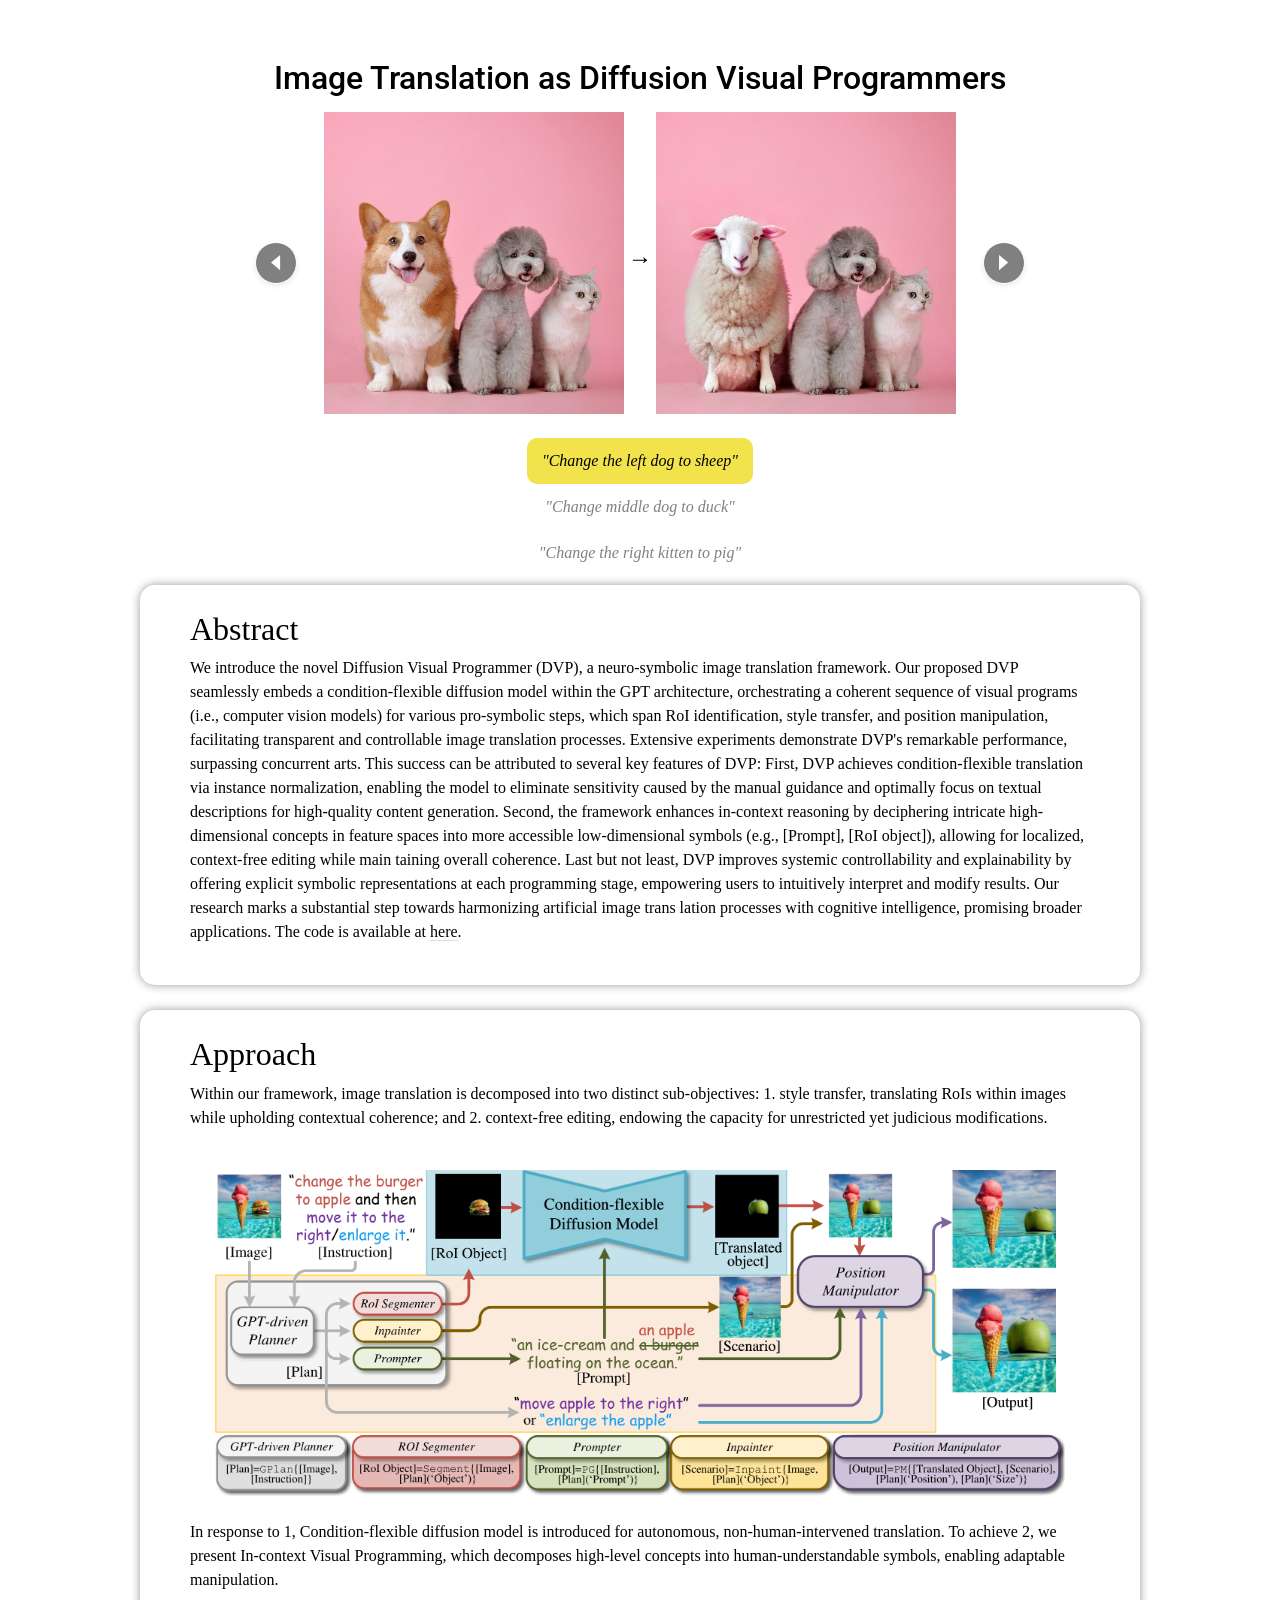
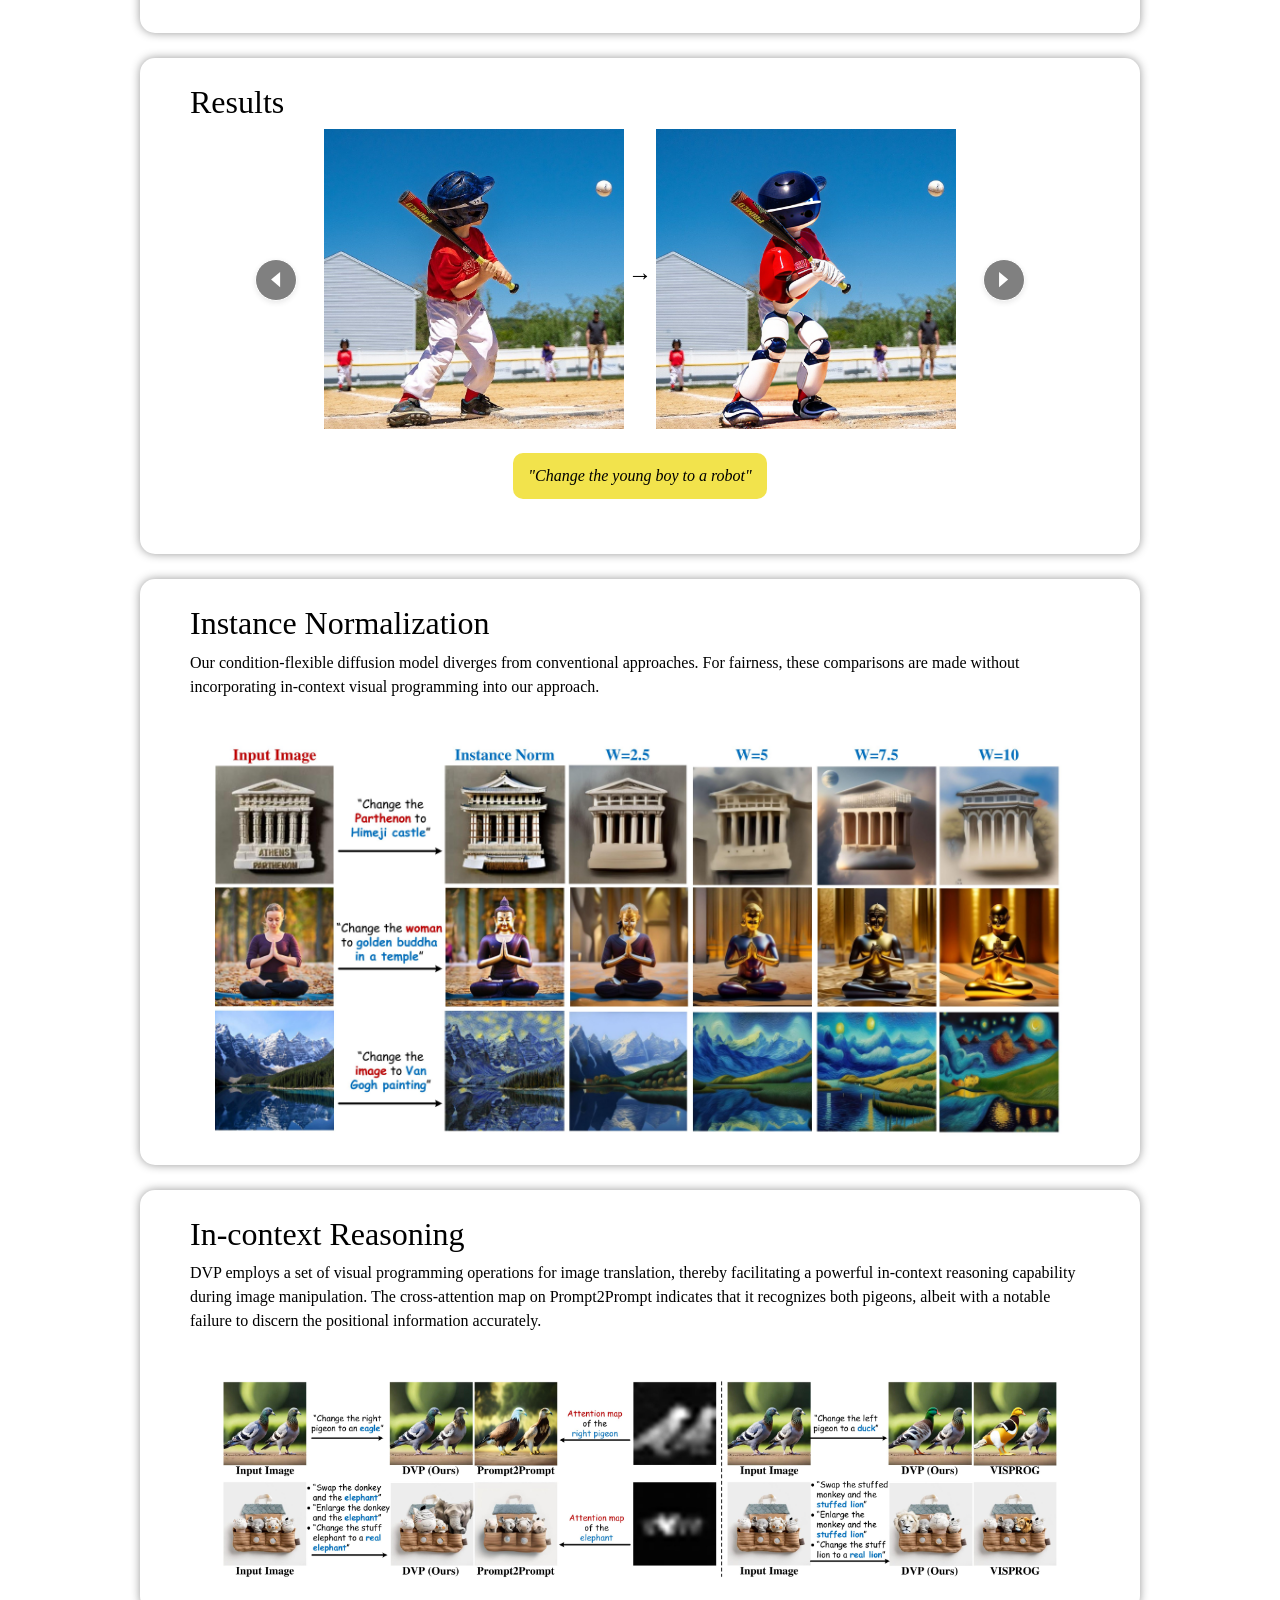
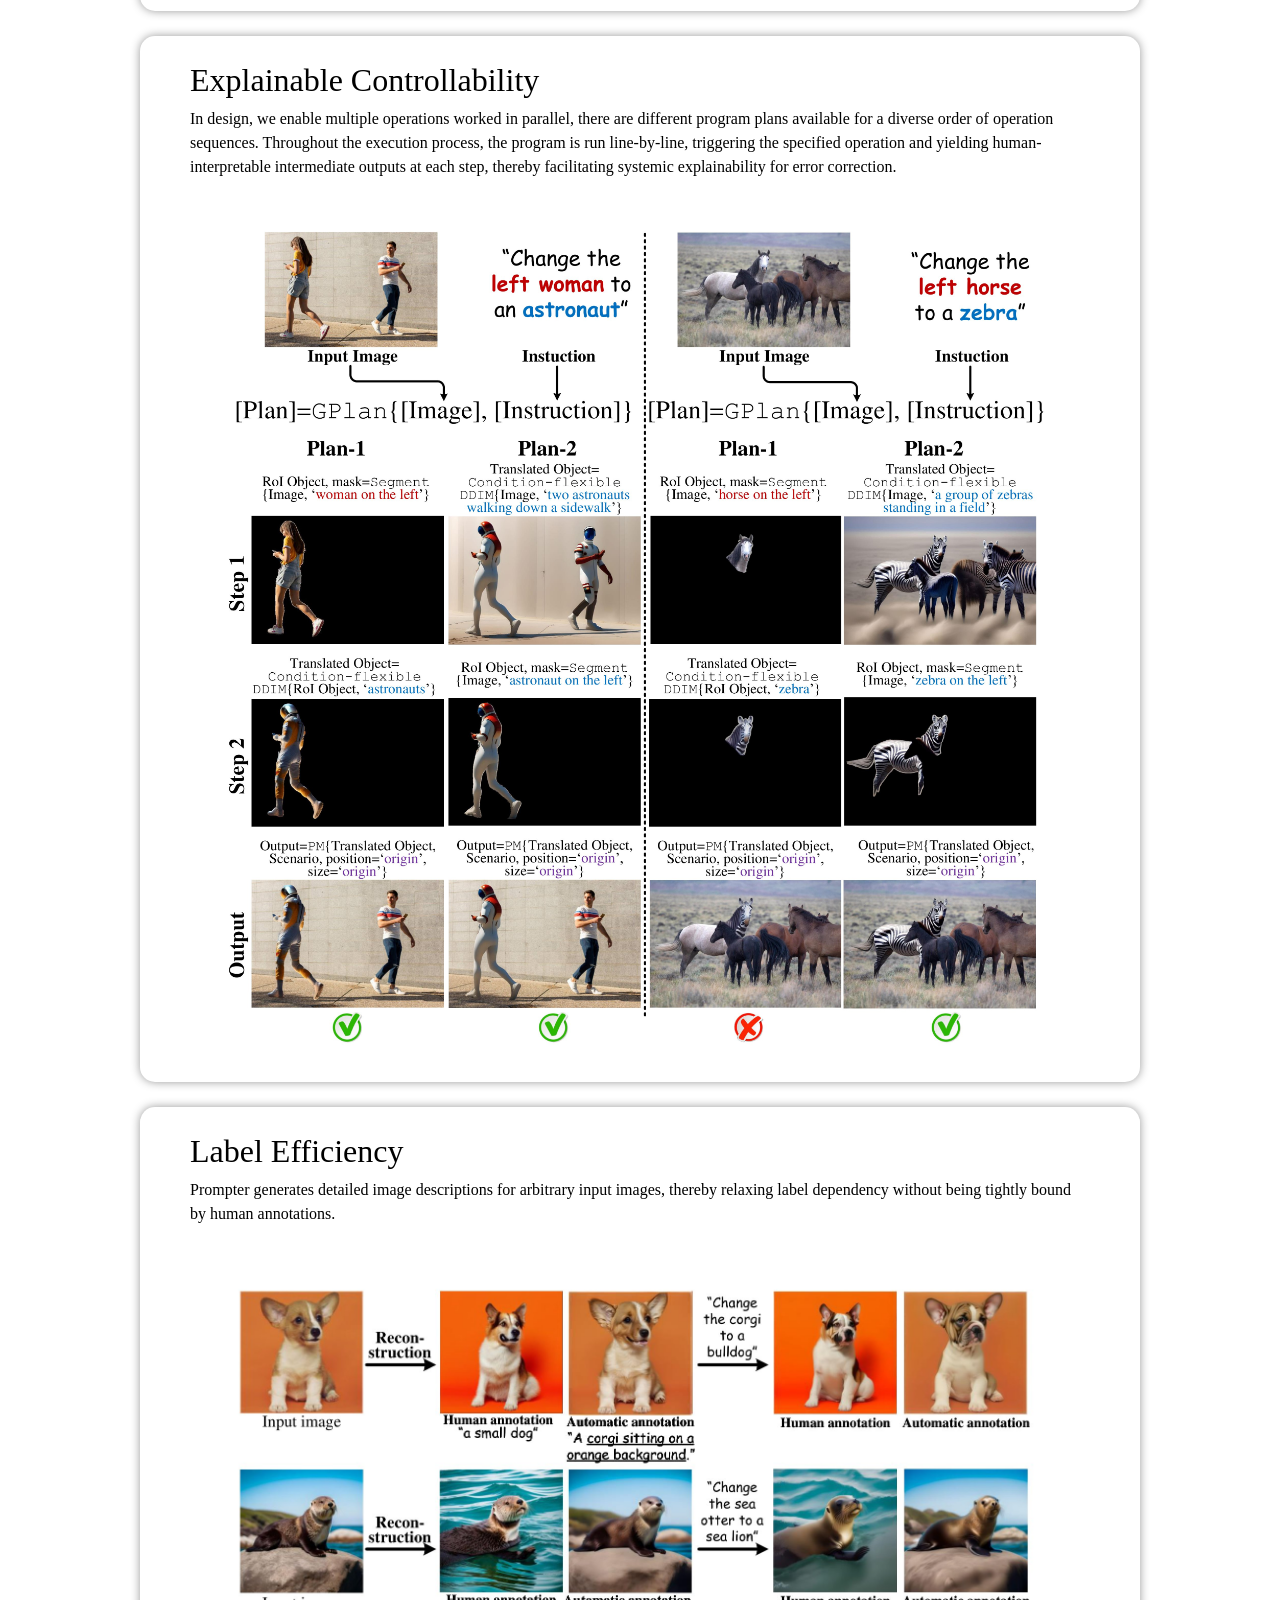
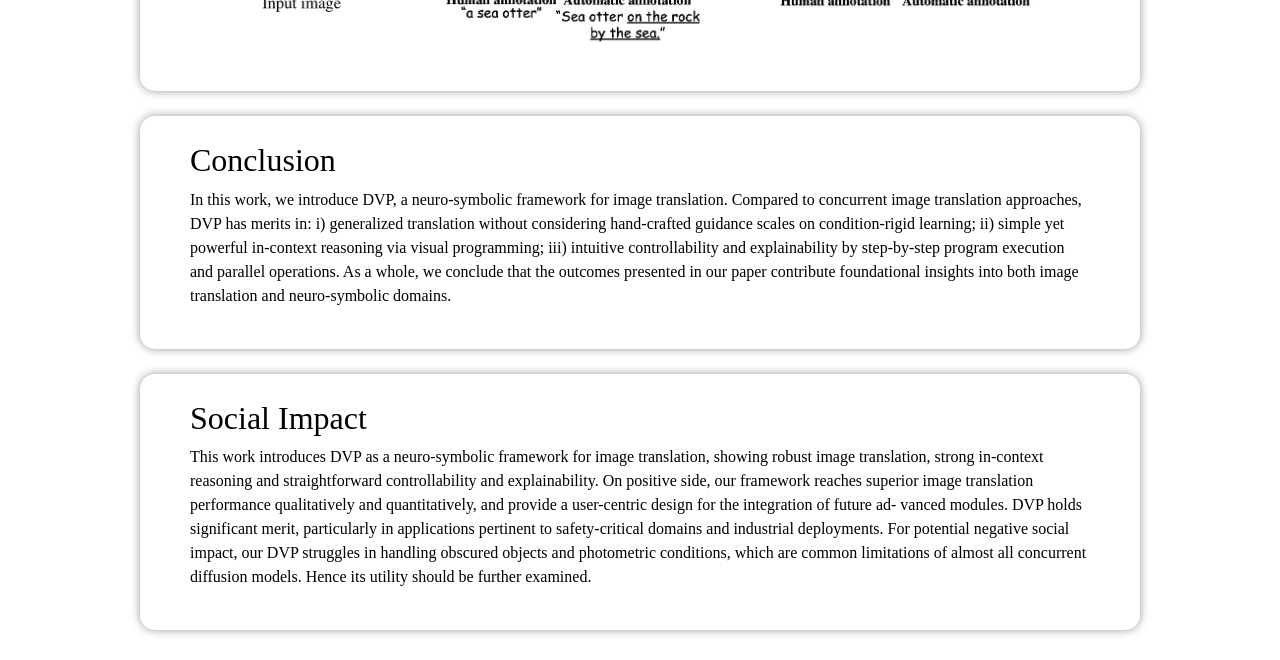
<file: templates/dvpmain.github.io/index.html>
<!DOCTYPE html
    PUBLIC "-//W3C//DTD XHTML 1.0 Transitional//EN" "http://www.w3.org/TR/xhtml1/DTD/xhtml1-transitional.dtd">
<html xmlns="http://www.w3.org/1999/xhtml">
<link href="https://fonts.cdnfonts.com/css/chalkduster" rel="stylesheet">
<style>
    @import url('https://fonts.cdnfonts.com/css/chalkduster');
</style>
<script src="teaser-data.js"></script>


<head>
    <meta http-equiv="Content-Type" content="text/html; charset=UTF-8">
    <title>Image Translation as Diffusion Visual Programmers</title>
    <link href="style.css" rel="stylesheet" type="text/css">
    <meta name="description"
        content="Project page for &#39;Image Translation as Diffusion Visual Programmers.&#39;">
    <link rel="stylesheet" href="https://cdn.jsdelivr.net/npm/bootstrap@4.0.0/dist/css/bootstrap.min.css"
        integrity="sha384-Gn5384xqQ1aoWXA+058RXPxPg6fy4IWvTNh0E263XmFcJlSAwiGgFAW/dAiS6JXm" crossorigin="anonymous">
    <style>

    </style>
    <meta http-equiv="Content-Type" content="text/html; charset=UTF-8">
    <title>Image Translation as Diffusion Visual Programmers</title>
    <link href="style.css" rel="stylesheet" type="text/css">
    <meta name="description"
        content="Project page for &#39;Image Translation as Diffusion Visual Programmers.&#39;">
</head>

<body>
    <p class="title">Image Translation as Diffusion Visual Programmers</p>
    <div class="container">
        <table width="1000" border="0" align="center">
            <tbody>
                <tr>
                    <div id="imageCarousel" class="carousel slide teaser-carousel" data-ride="carousel" data-interval="5000">
                        <div class="carousel-inner">
                            <div class="carousel-item active">
                                <div>
                                    <img class="teaser-img" src="figs/animal.jpg" />
                                    <span style="font-size: 150%;">→</span>
                                    <img id="animal_result" class="teaser-img" src="figs/animal_sheep.jpg" />
                                </div>
                                <br />
                                <div>
                                    <div onclick="toggle_prompt('animal_sheep', ['animal_duck', 'animal_pig'], 'animal_result')" class="caption caption-active" id="animal_sheep">"Change the left dog to sheep"</div>
                                    <br />
                                    <div onclick="toggle_prompt('animal_duck', ['animal_sheep', 'animal_pig'], 'animal_result')" class="caption" id="animal_duck">"Change middle dog to duck"</div>
                                    <br />
                                    <div onclick="toggle_prompt('animal_pig', ['animal_sheep', 'animal_duck'], 'animal_result')" class="caption" id="animal_pig">"Change the right kitten to pig"</div>
                                </div>
                            </div>

                            <div class="carousel-item">
                                <div>
                                    <img class="teaser-img" src="figs/person.jpg" />
                                    <span style="font-size: 150%;">→</span>
                                    <img id="person_result" class="teaser-img" src="figs/left_person.jpg" />
                                </div>
                                <br />
                                <div>
                                    <div onclick="toggle_prompt('person-left', ['person-mid', 'person-right'], 'person_result')" class="caption caption-active" id="person-left">"Change the left person to robot"</div>
                                    <br />
                                    <div onclick="toggle_prompt('person-mid', ['person-left', 'person-right'], 'person_result')" class="caption" id="person-mid">"Change the middle person to robot"</div>
                                    <br />
                                    <div onclick="toggle_prompt('person-right', ['person-mid', 'person-left'], 'person_result')" class="caption" id="person-right">"Change the right person to robot"</div>
                                </div>
                            </div>

                            <div class="carousel-item">
                                <div>
                                    <img class="teaser-img" src="figs/bear.jpg" />
                                    <span style="font-size: 150%;">→</span>
                                    <img id="bear_result" class="teaser-img" src="figs/bear_mid.jpg" />
                                </div>
                                <br />
                                <div>
                                    <div onclick="toggle_prompt('bear_mid', ['bear_left', 'bear_right'], 'bear_result')" class="caption caption-active" id="bear_mid">"Change the largest bear to a panda"</div>
                                    <br />
                                    <div onclick="toggle_prompt('bear_left', ['bear_mid', 'bear_right'], 'bear_result')" class="caption" id="bear_left">"Change the left small bear to a panda"</div>
                                    <br />
                                    <div onclick="toggle_prompt('bear_right', ['bear_left', 'bear_mid'], 'bear_result')" class="caption" id="bear_right">"Change the right small bear to a panda"</div>
                                </div>
                            </div>

                        </div>
                        <a class="carousel-control-prev" href="index.html#imageCarousel" role="button" data-slide="prev">
                            <div class="slider-navigation-previous">
                                <svg viewBox="0 0 50 80" xml:space="preserve">
                                    <polyline fill="white" stroke-width=".5em" stroke-linecap="round"
                                        stroke-linejoin="round" points="45.63,75.8 0.375,38.087 45.63,0.375 ">
                                    </polyline>
                                </svg>
                            </div>
                            <span class="sr-only">Previous</span>
                        </a>
                        <a class="carousel-control-next" href="index.html#imageCarousel" role="button" data-slide="next">
                            <div class="slider-navigation-next">
                                <svg viewBox="0 0 50 80" xml:space="preserve">
                                    <polyline fill="white" stroke-width=".5em" stroke-linecap="round"
                                        stroke-linejoin="round" points="0.375,0.375 45.63,38.087 0.375,75.8 ">
                                    </polyline>
                                </svg>
                            </div>
                            <span class="sr-only">Next</span>
                        </a>
                    </div>
                </tr>
                <tr> <br /> </tr>
                <tr align="center"></tr>
            </tbody>
        </table>

        &nbsp;
    <div class="content">
        <h2>Abstract</h2>
        <p> We introduce the novel Diffusion Visual Programmer (DVP), a neuro-symbolic image translation framework. Our proposed DVP seamlessly embeds a condition-flexible diffusion model within the GPT architecture, orchestrating a coherent sequence of visual programs (i.e., computer vision models) for various pro-symbolic steps, which span RoI identification, style transfer, and position manipulation, facilitating transparent and controllable image translation processes. Extensive experiments demonstrate DVP's remarkable performance, surpassing concurrent arts. This success can be attributed to several key features of DVP: First, DVP achieves condition-flexible translation via instance normalization, enabling the model to eliminate sensitivity caused by the manual guidance and optimally focus on textual descriptions for high-quality content generation. Second, the framework enhances in-context reasoning by deciphering intricate high-dimensional concepts in feature spaces into more accessible low-dimensional symbols (e.g., [Prompt], [RoI object]), allowing for localized, context-free editing while main taining overall coherence. Last but not least, DVP improves systemic controllability and explainability by offering explicit symbolic representations at each programming stage, empowering users to intuitively interpret and modify results. Our research marks a substantial step towards harmonizing artificial image trans lation processes with cognitive intelligence, promising broader applications. The code is available at <a href="https://github.com/DVPmain/DVP/blob/main/image_editing.ipynb">here</a>.
        &nbsp;
    </div>

    <div class="content">
        <h2>Approach</h2>
        <p>Within our framework, image translation is decomposed into two distinct sub-objectives: 1. style transfer, translating RoIs within images while upholding contextual coherence; and 2. context-free editing, endowing the capacity for unrestricted yet judicious modifications.</p>
        &nbsp;
        <div style="text-align: center">
            <img src="figs/approach.png" alt="" width="850" style="margin: auto" />
        </div>
        &nbsp;
        <p>In response to 1, Condition-flexible diffusion model is introduced for autonomous, non-human-intervened translation. To achieve 2, we present In-context Visual Programming, which decomposes high-level concepts into human-understandable symbols, enabling adaptable manipulation.</p>
    </div>

    <div class="content">
        <h2>Results</h2>
                    <div id="imageCarousel2" class="carousel slide teaser-carousel" data-ride="carousel" data-interval="5000">
                        <div class="carousel-inner">
                            <div class="carousel-item active">
                                <div>
                                    <img class="teaser-img" src="figs/baseball.jpg" />
                                    <span style="font-size: 150%;">→</span>
                                    <img id="baseball_ours" class="teaser-img" src="figs/baseball_ours.jpg" />
                                </div>
                                <br />
                                <div>
                                    <div onclick="toggle_prompt('baseball_ours', [], 'baseball_ours')" class="caption caption-active" id="baseball_ours">"Change the young boy to a robot"</div>
                                </div>
                            </div>

                            <div class="carousel-item">
                                <div>
                                    <img class="teaser-img" src="figs/plane.jpg" />
                                    <span style="font-size: 150%;">→</span>
                                    <img id="plane_ours" class="teaser-img" src="figs/plane_ours.jpg" />
                                </div>
                                <br />
                                <div>
                                    <div onclick="toggle_prompt('plane_ours', [], 'plane_ours')" class="caption caption-active" id="plane_ours">"Change the left person to robot"</div>
                                </div>
                            </div>

                            <div class="carousel-item">
                                <div>
                                    <img class="teaser-img" src="figs/hasky.jpg" />
                                    <span style="font-size: 150%;">→</span>
                                    <img id="hasky_ours" class="teaser-img" src="figs/hasky_ours.jpg" />
                                </div>
                                <br />
                                <div>
                                    <div onclick="toggle_prompt('hasky_ours', [], 'hasky_ours')" class="caption caption-active" id="hasky_ours">"Change the toy husky to a toy sheep"</div>
                                </div>
                            </div>

                            <div class="carousel-item">
                                <div>
                                    <img class="teaser-img" src="figs/people.jpg" />
                                    <span style="font-size: 150%;">→</span>
                                    <img id="people_ours" class="teaser-img" src="figs/people_ours.jpg" />
                                </div>
                                <br />
                                <div>
                                    <div onclick="toggle_prompt('people_ours', [], 'people_ours')" class="caption caption-active" id="people_ours">"Change the cartoon to real photo"</div>
                                </div>
                            </div>

                            <div class="carousel-item">
                                <div>
                                    <img class="teaser-img" src="figs/bell.jpg" />
                                    <span style="font-size: 150%;">→</span>
                                    <img id="bell_ours" class="teaser-img" src="figs/bell_ours.jpg" />
                                </div>
                                <br />
                                <div>
                                    <div onclick="toggle_prompt('bell_ours', [], 'bell_ours')" class="caption caption-active" id="bell_ours">"Change the bell to a donut"</div>
                                </div>
                            </div>

                            <div class="carousel-item">
                                <div>
                                    <img class="teaser-img" src="figs/dino.jpg" />
                                    <span style="font-size: 150%;">→</span>
                                    <img id="dino_ours" class="teaser-img" src="figs/dino_ours.jpg" />
                                </div>
                                <br />
                                <div>
                                    <div onclick="toggle_prompt('dino_ours', [], 'dino_ours')" class="caption caption-active" id="dino_ours">"Change the fossil to real dinosaur"</div>
                                </div>
                            </div>

                            <div class="carousel-item">
                                <div>
                                    <img class="teaser-img" src="figs/building.jpg" />
                                    <span style="font-size: 150%;">→</span>
                                    <img id="building_ours" class="teaser-img" src="figs/building_ours.jpg" />
                                </div>
                                <br />
                                <div>
                                    <div onclick="toggle_prompt('building_ours', [], 'building_ours')" class="caption caption-active" id="building_ours">"Change the church to the sandcastle on beach"</div>
                                </div>
                            </div>

                            <div class="carousel-item">
                                <div>
                                    <img class="teaser-img" src="figs/duck.jpg" />
                                    <span style="font-size: 150%;">→</span>
                                    <img id="duck_ours" class="teaser-img" src="figs/duck_ours.jpg" />
                                </div>
                                <br />
                                <div>
                                    <div onclick="toggle_prompt('duck_ours', [], 'duck_ours')" class="caption caption-active" id="duck_ours">"Change the yellow rubber duck to a real chick"</div>
                                </div>
                            </div>

                            <div class="carousel-item">
                                <div>
                                    <img class="teaser-img" src="figs/kid.jpg" />
                                    <span style="font-size: 150%;">→</span>
                                    <img id="kid_ours" class="teaser-img" src="figs/kid_ours.jpg" />
                                </div>
                                <br />
                                <div>
                                    <div onclick="toggle_prompt('kid_ours', [], 'kid_ours')" class="caption caption-active" id="kid_ours">"Change the kid to branches"</div>
                                </div>
                            </div>

                        </div>
                        <a class="carousel-control-prev" href="index.html#imageCarousel2" role="button" data-slide="prev">
                            <div class="slider-navigation-previous">
                                <svg viewBox="0 0 50 80" xml:space="preserve">
                                    <polyline fill="white" stroke-width=".5em" stroke-linecap="round"
                                        stroke-linejoin="round" points="45.63,75.8 0.375,38.087 45.63,0.375 ">
                                    </polyline>
                                </svg>
                            </div>
                            <span class="sr-only">Previous</span>
                        </a>
                        <a class="carousel-control-next" href="index.html#imageCarousel2" role="button" data-slide="next">
                            <div class="slider-navigation-next">
                                <svg viewBox="0 0 50 80" xml:space="preserve">
                                    <polyline fill="white" stroke-width=".5em" stroke-linecap="round"
                                        stroke-linejoin="round" points="0.375,0.375 45.63,38.087 0.375,75.8 ">
                                    </polyline>
                                </svg>
                            </div>
                            <span class="sr-only">Next</span>
                        </a>
                    </div>
    </div>

    <div class="content">
        <h2>Instance Normalization</h2>
        <p>Our condition-flexible diffusion model diverges from conventional approaches. For fairness, these comparisons are made without incorporating in-context visual
            programming into our approach. </p>
        &nbsp;
        <div style="text-align: center">
            <img src="figs/ins_norm.jpg" alt="" width="850" style="margin: auto" />
        </div>
    </div>

    <div class="content">
        <h2>In-context Reasoning</h2>
        <p>DVP
            employs a set of visual programming operations for image
            translation, thereby facilitating
            a powerful in-context reasoning capability during image
            manipulation. The cross-attention
            map on Prompt2Prompt indicates that it recognizes both
            pigeons, albeit with a notable
            failure to discern the positional
            information accurately. </p>
        &nbsp;
        <div style="text-align: center">
            <img src="figs/in_context.jpg" alt="" width="850" style="margin: auto" />
        </div>
    </div>

    <div class="content">
        <h2>Explainable Controllability</h2>
        <p> In design, we enable multiple operations worked in parallel, there are different
            program plans available for a diverse order of operation sequences. Throughout the execution process, the program is run line-by-line, triggering the specified operation
            and yielding human-interpretable intermediate outputs at each step, thereby facilitating systemic
            explainability for error correction.</p>
        &nbsp;
        <div style="text-align: center">
            <img src="figs/control.jpg" alt="" width="850" style="margin: auto" />
        </div>
    </div>

    <div class="content">
        <h2>Label Efficiency</h2>
        <p>Prompter generates detailed image descriptions for arbitrary input images, thereby relaxing label dependency without being tightly bound by human annotations. </p>
        &nbsp;
        <div style="text-align: center">
            <img src="figs/prompt.jpg" alt="" width="850" style="margin: auto" />
        </div>
    </div>

    <div class="content">
        <h2>Conclusion</h2>
        <p>In this work, we introduce DVP, a neuro-symbolic framework for image translation. Compared to concurrent image translation approaches, DVP has merits in: i) generalized translation without considering hand-crafted guidance scales on condition-rigid learning; ii) simple yet powerful in-context reasoning via visual programming; iii) intuitive controllability and explainability by step-by-step program execution and parallel operations. As a whole, we conclude that the outcomes presented in our paper contribute foundational insights into both image translation and neuro-symbolic domains.</p>
    </div>

    <div class="content">
        <h2>Social Impact</h2>
        <p>This work introduces DVP as a neuro-symbolic framework for image translation, showing robust image translation, strong in-context reasoning and straightforward controllability and explainability. On positive side, our framework reaches superior image translation performance qualitatively and quantitatively, and provide a user-centric design for the integration of future ad- vanced modules. DVP holds significant merit, particularly in applications pertinent to safety-critical domains and industrial deployments. For potential negative social impact, our DVP struggles in handling obscured objects and photometric conditions, which are common limitations of almost all concurrent diffusion models. Hence its utility should be further examined.</p>
    </div>


</body>

<script>
    window.dataLayer = window.dataLayer || [];
    function gtag(){dataLayer.push(arguments);}
    gtag('js', new Date());

    gtag('config', 'G-WLX2Z5QLG8');
 </script>
 <script src="https://ajax.googleapis.com/ajax/libs/jquery/3.4.1/jquery.min.js"></script>
 <script type="text/javascript">
    $(document).ready(function () {

        if (localStorage.getItem("my_app_name_here-quote-scroll") != null) {
            $(window).scrollTop(localStorage.getItem("my_app_name_here-quote-scroll"));
        }

        $(window).on("scroll", function() {
            localStorage.setItem("my_app_name_here-quote-scroll", $(window).scrollTop());
        });

      });
 </script>

 <script>
    function prompt_on(prompt_element) {
        prompt_element.classList.add("caption-active");
    }

    function prompt_off(prompt_element) {
        prompt_element.classList.remove("caption-active");
    }

    function toggle_prompt(active_prompt_id, inactive_prompt_ids, result_id) {
        let active_prompt = document.getElementById(active_prompt_id);
        prompt_on(active_prompt);
        for (let i = 0; i < inactive_prompt_ids.length; i++) {
            let inactive_prompt = document.getElementById(inactive_prompt_ids[i]);
            prompt_off(inactive_prompt);
        }

        let result = document.getElementById(result_id);
        result.src = file_paths[active_prompt_id];
    }
 </script>

 <script src="https://code.jquery.com/jquery-3.2.1.slim.min.js" integrity="sha384-KJ3o2DKtIkvYIK3UENzmM7KCkRr/rE9/Qpg6aAZGJwFDMVNA/GpGFF93hXpG5KkN" crossorigin="anonymous"></script>
 <script src="https://cdn.jsdelivr.net/npm/popper.js@1.12.9/dist/umd/popper.min.js" integrity="sha384-ApNbgh9B+Y1QKtv3Rn7W3mgPxhU9K/ScQsAP7hUibX39j7fakFPskvXusvfa0b4Q" crossorigin="anonymous"></script>
 <script src="https://cdn.jsdelivr.net/npm/bootstrap@4.0.0/dist/js/bootstrap.min.js" integrity="sha384-JZR6Spejh4U02d8jOt6vLEHfe/JQGiRRSQQxSfFWpi1MquVdAyjUar5+76PVCmYl" crossorigin="anonymous"></script>

</html>
</file>
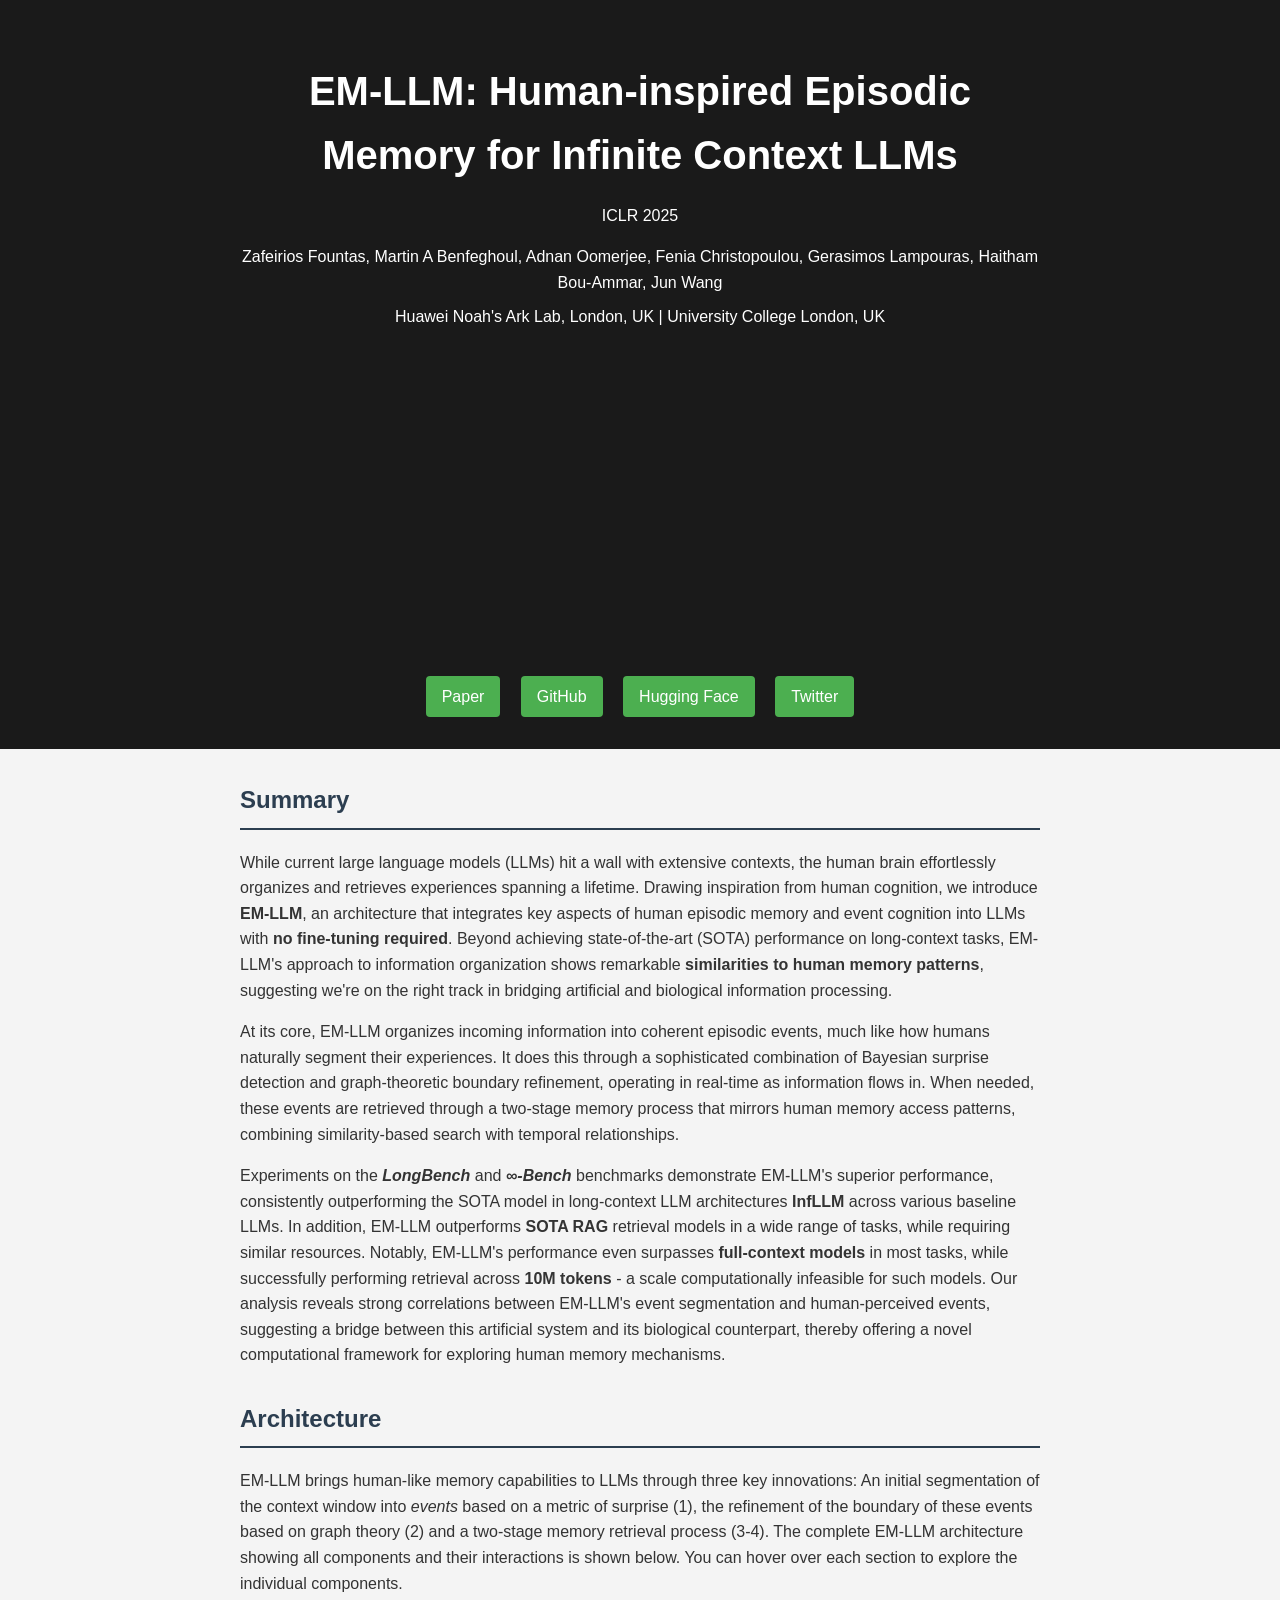
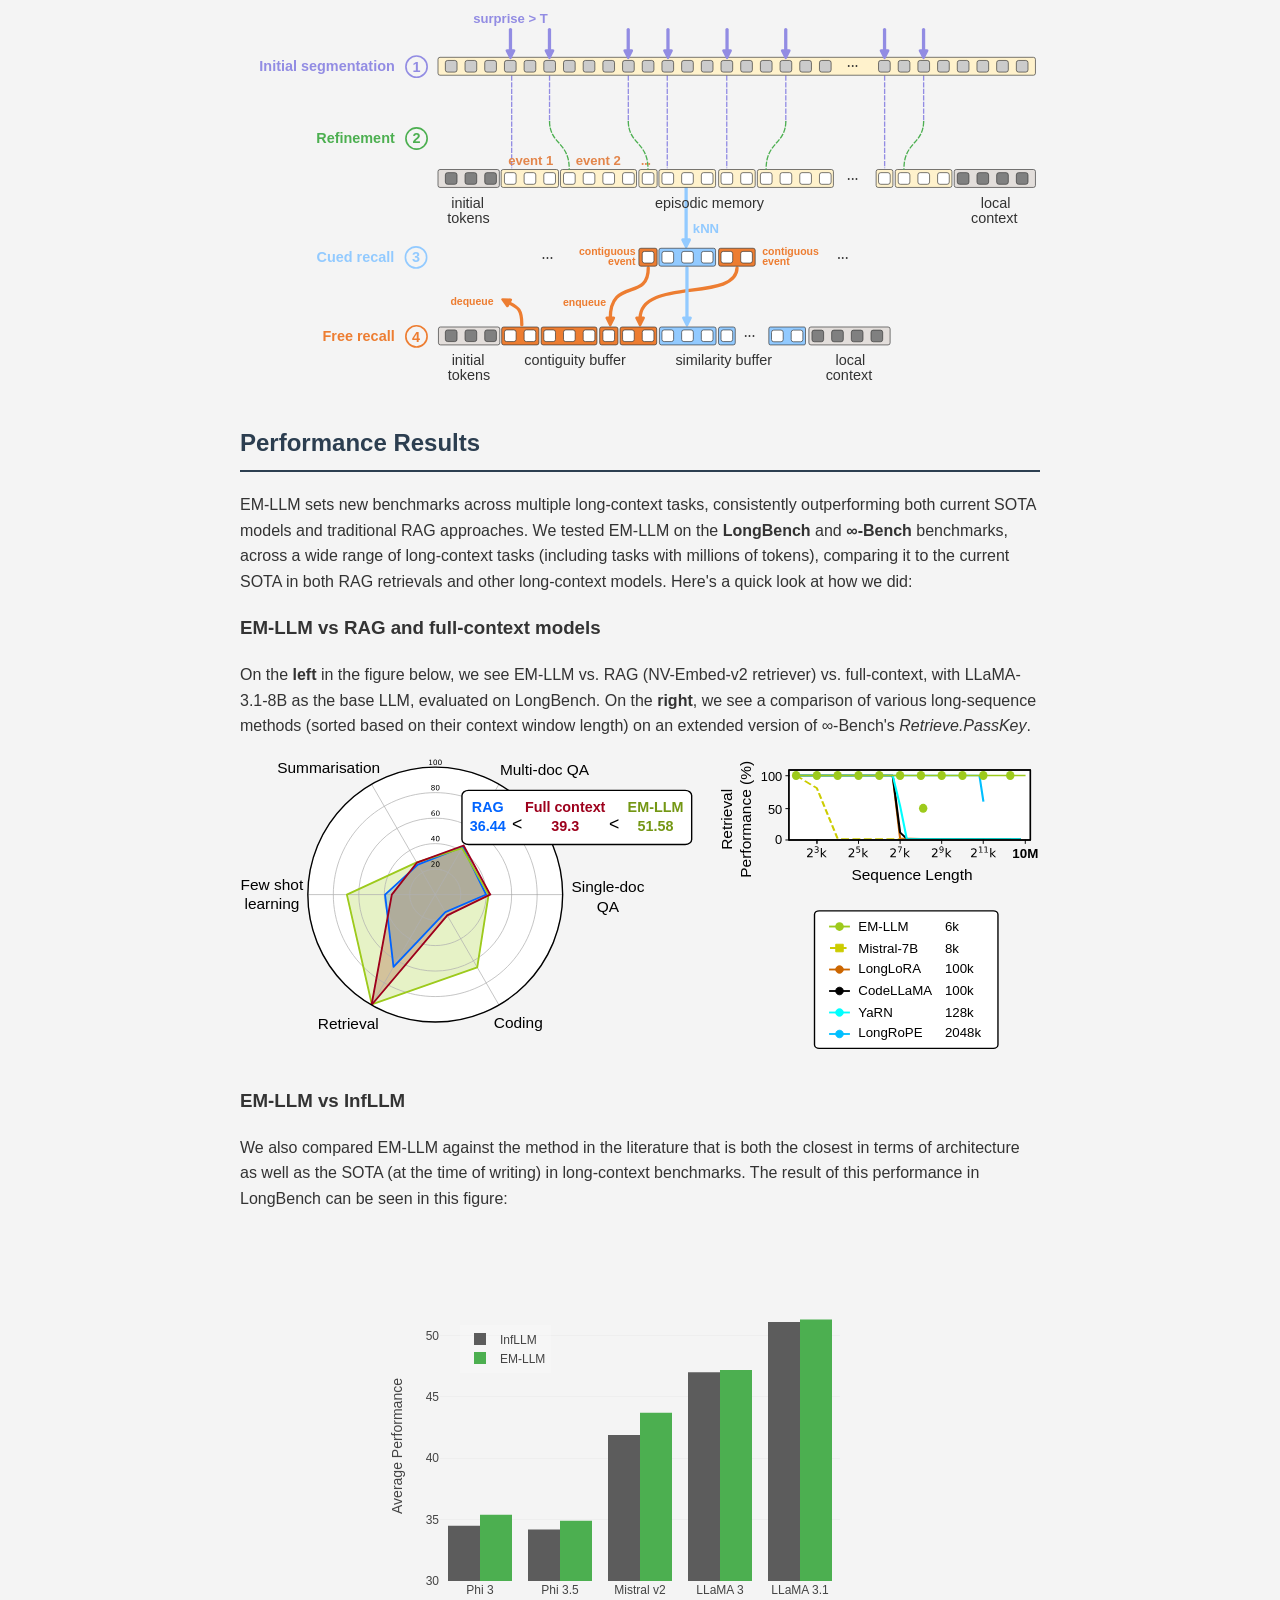
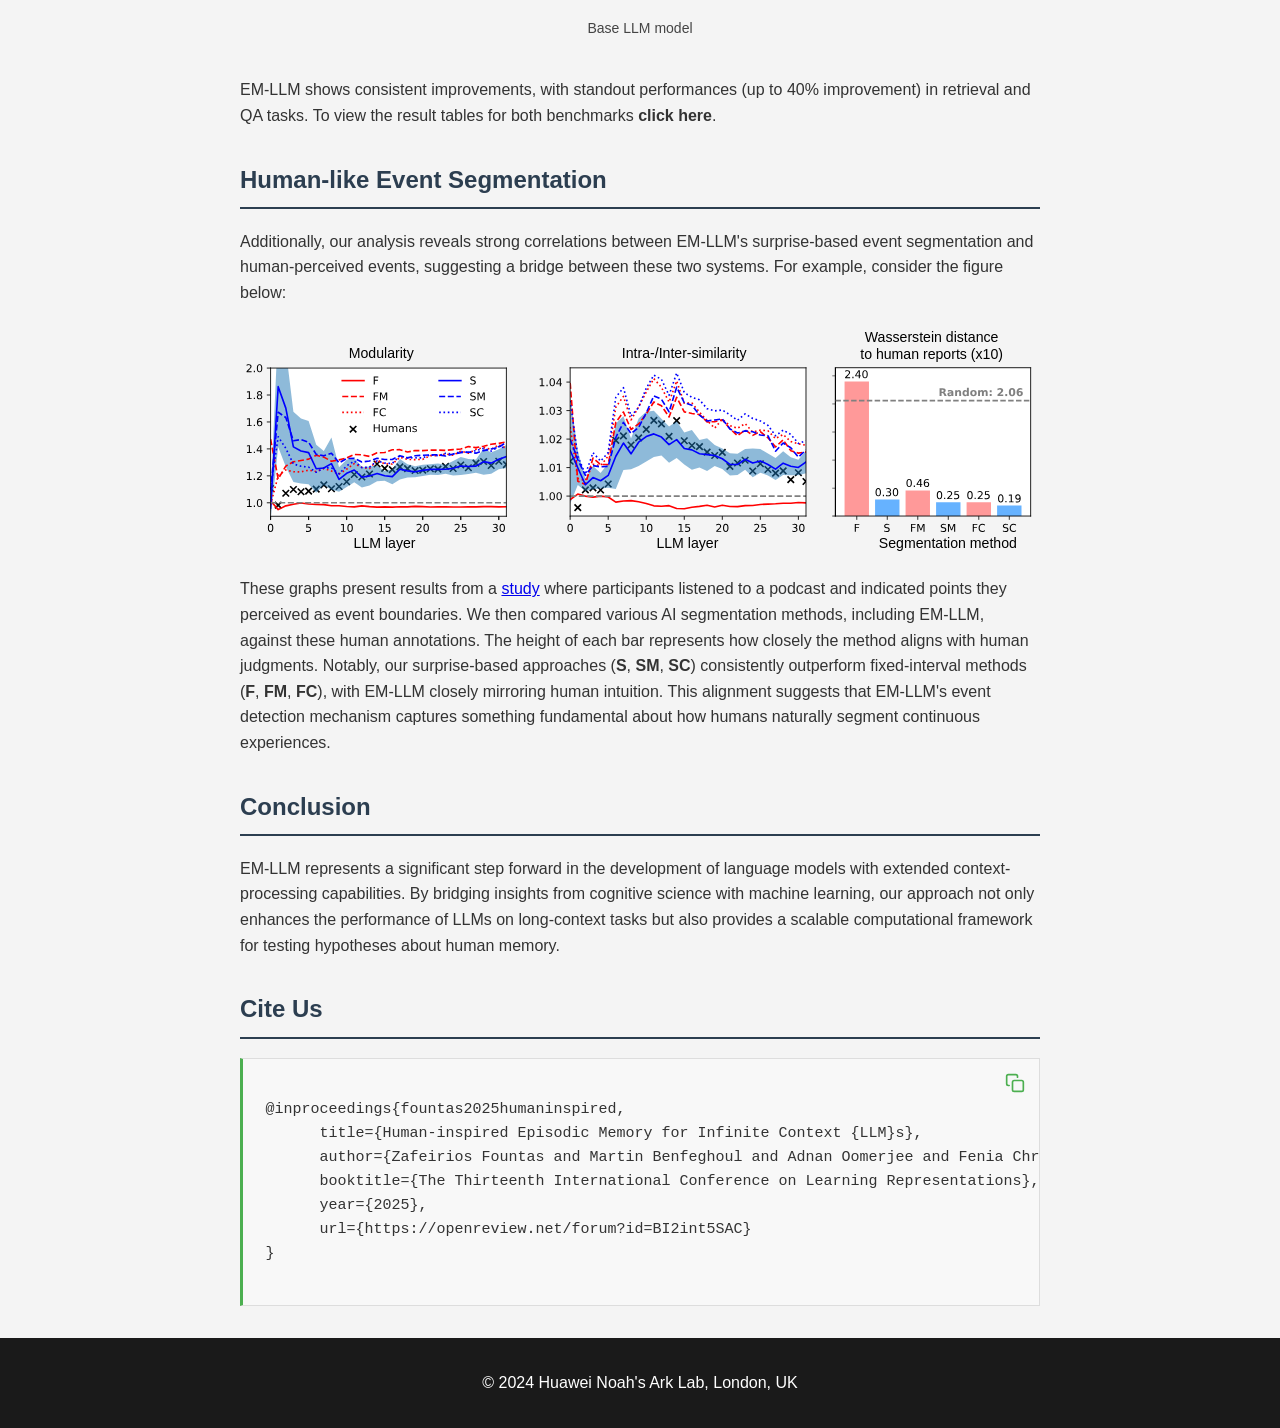
<file: templates/em-llm.github.io/index.html>
<!DOCTYPE html>
<html lang="en-US">
<head>
    <meta charset="utf-8">
    <meta name="viewport" content="width=device-width, initial-scale=1">
    <title>EM-LLM: Human-inspired Episodic Memory for Infinite Context LLMs</title>
    <meta name="description" content="A novel approach integrating human-like episodic memory into Large Language Models for enhanced long-context processing">
    <link rel="stylesheet" href="style.css">
    <script src="https://cdn.mathjax.org/mathjax/latest/MathJax.js?config=TeX-AMS-MML_HTMLorMML" type="text/javascript"></script>
    <script src="plotly-latest.min.js"></script>
</head>
<body>
    <header>
        <div class="header-content">
            <h1>EM-LLM: Human-inspired Episodic Memory for Infinite Context LLMs</h1>
            <p class="venue">ICLR 2025</p>
            <p class="authors"><a href="https://zfountas.com/"  class="author-link">Zafeirios Fountas</a>, 
                Martin A Benfeghoul, 
                Adnan Oomerjee, 
                <a href="https://fenchri.github.io/" class="author-link">Fenia Christopoulou</a>, 
                <a href="https://glampouras.github.io/" class="author-link">Gerasimos Lampouras</a>, 
                <a href="https://scholar.google.com/citations?user=AE5suDoAAAAJ&hl=en" class="author-link">Haitham Bou-Ammar</a>, 
                <a href="http://www0.cs.ucl.ac.uk/staff/jun.wang/" class="author-link">Jun Wang</a>
            </p>
                <p class="affiliations">Huawei Noah's Ark Lab, London, UK | University College London, UK</p>
            <!-- <p class="conference">xxx 2024 (oral/poster)</p>-->
            <iframe width="560" height="315" src="https://www.youtube.com/embed/gWoh_5fsZpA?si=wySuvhbl0TFt-guF" title="YouTube video player" frameborder="0" allow="accelerometer; autoplay; clipboard-write; encrypted-media; gyroscope; picture-in-picture; web-share" referrerpolicy="strict-origin-when-cross-origin" allowfullscreen></iframe>
            <nav>
                <a href="https://openreview.net/pdf?id=BI2int5SAC" class="button">Paper</a>
                <a href="https://github.com/em-llm/EM-LLM-model" class="button">GitHub</a>
                <a href="https://huggingface.co/papers/2407.09450" class="button">Hugging Face</a>
                <a href="https://x.com/zfountas/status/1812854706051461441" class="button">Twitter</a>
                <!--<a href="#" class="button">Code</a>
                <a href="#" class="button">Video</a>-->
            </nav>
        </div>
        <!--<div class="header-visual">
             Replace with actual path to your key figure or video embed 
            <img src="video.png" alt="EM-LLM Key Figure"> 
        </div>-->
    </header>

    <main>
        <section id="abstract">

            <h2>Summary</h2>
            <p>
                While current large language models (LLMs) hit a wall with extensive contexts, the human brain effortlessly organizes and retrieves experiences spanning a lifetime. 
                Drawing inspiration from human cognition, we introduce <span class="tooltip-trigger"><b>EM-LLM</b><span class="tooltip">Episodic Memory Language Model - our novel architecture that combines human-like memory mechanisms with LLMs.</span></span>, an architecture that integrates key aspects of human episodic memory and event cognition into LLMs with <span class="tooltip-trigger"><b>no fine-tuning required</b><span class="tooltip">The model works out of the box with any Transformer-based LLM without requiring additional training!</span></span>. Beyond achieving state-of-the-art (SOTA) performance on long-context tasks, EM-LLM's approach to information organization shows <a href="index.html#human-correlation" class="tooltip-trigger">remarkable <strong>similarities to human memory patterns</strong><span class="tooltip">Our analysis reveals strong correlations between EM-LLM's event segmentation and human-perceived events - see the full analysis below</span></a>, suggesting we're on the right track in bridging artificial and biological information processing.</p>

            <p>At its core, EM-LLM organizes incoming information into coherent episodic events, much like how humans naturally segment their experiences. It does this through a sophisticated combination of Bayesian surprise detection and graph-theoretic boundary refinement, operating in real-time as information flows in. When needed, these events are retrieved through a two-stage memory process that mirrors human memory access patterns, combining similarity-based search with temporal relationships.</p>

            <p>Experiments on the <a class="dataset-link tooltip-trigger" target="_blank" href="https://github.com/THUDM/LongBench"><i><strong>LongBench</strong></i><span class="tooltip">A comprehensive benchmark for evaluating LLM performance on long-context tasks.<br/>Click to visit the github repo.</span></a> and <a target="_blank" class="dataset-link tooltip-trigger" href="https://github.com/OpenBMB/InfiniteBench"><strong><i>∞-Bench</i></strong><span class="tooltip">A benchmark designed to test model performance on extremely long contexts.<br/>Click to visit the github repo.</span></a> benchmarks demonstrate EM-LLM's superior performance, consistently outperforming the SOTA model in long-context LLM architectures <a class="dataset-link tooltip-trigger" target="_blank" href="https://arxiv.org/abs/2402.04617"><strong>InfLLM</strong><span class="tooltip">A recent SOTA model by C Xiao et al., published in NeurIPS 2024.<br/>Click to visit the paper.</span></a> across various baseline LLMs. In addition, EM-LLM outperforms <a class="dataset-link tooltip-trigger" target="_blank" href="https://huggingface.co/spaces/mteb/leaderboard"><strong>SOTA RAG</strong><span class="tooltip">We used <strong>NV-Embed-v2</strong> retriever, which ranks No. 1 on the Massive Text Embedding Benchmark (MTEB benchmark)(as of Oct 25, 2024).<br/>Click to visit the leaderboard.</span></a> retrieval models in a wide range of tasks, while requiring similar resources. Notably, EM-LLM's performance even surpasses <span class="tooltip-trigger"><strong>full-context models</strong><span class="tooltip">Models that process the entire input context at once without any chunking or retrieval</span></span> in most tasks, while successfully performing retrieval across <span class="tooltip-trigger"><strong>10M tokens</strong><span class="tooltip">Ten million tokens - approximately equivalent to 7,500 pages of text</span></span> - a scale computationally infeasible for such models. Our analysis reveals strong correlations between EM-LLM's event segmentation and human-perceived events, suggesting a bridge between this artificial system and its biological counterpart, thereby offering a novel computational framework for exploring human memory mechanisms.</p>
            </section>

        <section id="architecture">
            <h2>Architecture</h2>
            <p>
                EM-LLM brings human-like memory capabilities to LLMs through three key innovations: An initial segmentation of the context window into <i>events</i> based on a metric of surprise (1), the refinement of the boundary of these events based on graph theory (2) and a two-stage memory retrieval process (3-4). The complete EM-LLM architecture showing all components and their interactions is shown below. You can hover over each section to explore the individual components.
            </p>
            
            <div class="image-container" style="position: relative; width: 100%; max-width: 1000px; margin: 0 auto;">
                <!-- Main image -->
                <img id="archImage" src="Fig_architecture/1_all.svg" alt="EM-LLM Architecture" style="width: 100%;">
                
                <!-- Invisible buttons overlaying the image -->
                <div style="position: absolute; top: 0; left: 0; width: 100%; height: 100%; display: grid; grid-template-rows: repeat(4, 1fr);">
                <!-- Initial Segmentation -->
                <div 
                    class="hover-area"
                    onmouseover="updateView('2_segmentation', 'Initial segmentation uses Bayesian surprise to detect potential event boundaries in the token stream.')"
                    onmouseout="resetView()"
                    style="background: transparent; cursor: pointer;">
                </div>
                
                <!-- Refinement -->
                <div 
                    class="hover-area"
                    onmouseover="updateView('3_refinement', 'Graph-theoretic boundary refinement optimizes the initial segmentation using temporal relationships.')"
                    onmouseout="resetView()"
                    style="background: transparent; cursor: pointer;">
                </div>
                
                <!-- Cued Recall -->
                <div 
                    class="hover-area"
                    onmouseover="updateView('4_cued', 'Cued recall retrieves relevant events using similarity-based search with kNN.')"
                    onmouseout="resetView()"
                    style="background: transparent; cursor: pointer;">
                </div>
                
                <!-- Free Recall -->
                <div 
                    class="hover-area"
                    onmouseover="updateView('5_free', 'Free recall combines similarity and temporal contiguity for more natural memory access.')"
                    onmouseout="resetView()"
                    style="background: transparent; cursor: pointer;">
                </div>
                </div>
            </div>
            
            </div>

            <style>
            .hover-area {
            transition: background-color 0.3s;
            }

            .hover-area:nth-child(1):hover {
            background-color: rgba(59, 130, 246, 0.1); /* blue */
            }

            .hover-area:nth-child(2):hover {
            background-color: rgba(34, 197, 94, 0.1); /* green */
            }

            .hover-area:nth-child(3):hover {
            background-color: rgba(234, 179, 8, 0.1);  /* yellow */
            }

            .hover-area:nth-child(4):hover {
            background-color: rgba(239, 68, 68, 0.1);  /* red */
            }
            </style>

            <script>
            function updateView(imageName, description) {
            document.getElementById('archImage').src = `Fig_architecture/${imageName}.svg`;
            document.getElementById('description').textContent = description;
            }

            function resetView() {
            document.getElementById('archImage').src = 'Fig_architecture/1_all.svg';
            document.getElementById('description').textContent = 'Complete EM-LLM architecture showing all components and their interactions.';
            }
            </script>




        </section>




        <section id="results">
            <h2>Performance Results</h2>
            <p>
                EM-LLM sets new benchmarks across multiple long-context tasks, consistently outperforming both current SOTA models and traditional RAG approaches. We tested EM-LLM on the <a href="https://github.com/THUDM/LongBench" class="dataset-link"><strong>LongBench</strong></a> and <a href="https://github.com/OpenBMB/InfiniteBench" class="dataset-link"><strong>∞-Bench</strong></a> benchmarks, across a wide range of long-context tasks (including tasks with millions of tokens), comparing it to the current SOTA in both RAG retrievals and other long-context models. Here's a quick look at how we did:
            </p>

            <h3>EM-LLM vs RAG and full-context models</h3>
            <p>
                On the <strong>left</strong> in the figure below, we see EM-LLM vs. RAG (NV-Embed-v2 retriever) vs. full-context, with LLaMA-3.1-8B as the base LLM, evaluated on LongBench. On the <strong>right</strong>, we see a comparison of various long-sequence methods (sorted based on their context window length) on an extended version of ∞-Bench's <i>Retrieve.PassKey</i>.
                <div align="center">
                <img src="Fig_rag_fc_10M.svg" alt="emllm_rag_fc" width="100%"/>
                </div>
            </p>
      
            <h3>EM-LLM vs <a href="index.html#" class="dataset-link">InfLLM</a></h3>
                We also compared EM-LLM against the method in the literature that is both the closest in terms of architecture as well as the SOTA (at the time of writing) in long-context benchmarks. The result of this performance in LongBench can be seen in this figure:
                <td style="width: 50%; vertical-align: top;">
                    <div align="center"><div id="chart_longb" style="width: 70%;"></div></div>
                </td>

            <script>
                var models = ['Phi 3', 'Phi 3.5', 'Mistral v2', 'LLaMA 3', 'LLaMA 3.1'];
                var inf_llm_avg = [34.5, 34.2, 41.9, 47, 51.1];
                var em_llm_avg = [35.4, 34.9, 43.7, 47.2, 51.3];
        
                var trace1 = {
                    x: models,
                    y: inf_llm_avg,
                    name: 'InfLLM',
                    type: 'bar',
                    marker: {color: '#5c5c5c'}
                };
        
                var trace2 = {
                    x: models,
                    y: em_llm_avg,
                    name: 'EM-LLM',
                    type: 'bar',
                    marker: {color: '#4CAF50'}
                };
                var data_long = [trace1, trace2];

                var models_inf = ['Mistral v2', 'LLaMA 3', 'LLaMA 3.1'];
                var inf_llm_avg_inf = [65.77, 50.32, 64.00];
                var em_llm_avg_inf = [66.15, 48.83, 65.73];


                var layout_long = {
                    title: '', //'LongBench tasks', # TODO: Reduce size from top, that is normally allocated for the plot title.
                    xaxis: {title: 'Base LLM model'},
                    yaxis: {title: 'Average Performance', range: [30, 52]},
                    barmode: 'group',
                    plot_bgcolor: 'rgba(0, 0, 0, 0)',  // Transparent plot area
                    paper_bgcolor: 'rgba(0, 0, 0, 0)',  // Transparent surrounding area
                    legend: {
                        x: 0.05,
                        y: 0.95,
                        bgcolor: 'rgba(255, 255, 255, 0.2)',  // Optional
                        bordercolor: 'rgba(0, 0, 0, 0.5)'  // Optional
                    }
                };

                Plotly.newPlot('chart_longb', data_long, layout_long);
            </script>


            <p>
                EM-LLM shows consistent improvements, with standout performances (up to 40% improvement) in retrieval and QA tasks. 
                To view the result tables for both benchmarks <span class="dataset-link" onclick="toggleTable('longbench'); event.preventDefault();"><strong>click here</strong></span>.
            </p>
 


            
            <div class="benchmark-container">
                <div class="benchmark-section">
                    <div class="benchmark-header" onclick="toggleTable('longbench')">
                    </div>
                    <div id="longbench" class="table-container">
                        <h3>Full benchmark tables</h3>

                        Performance on all LongBench tasks:
                        <table class="results-table">
                            <thead>
                                <tr>
                                    <th>Base LLM</th>
                                    <th>Method</th>
                                    <th>SQA</th>
                                    <th>MQA</th>
                                    <th>Sum</th>
                                    <th>FSL</th>
                                    <th>Ret</th>
                                    <th>Cod</th>
                                    <th>Avg.</th>
                                </tr>
                            </thead>
                            <tbody>
                                <tr>
                                    <td rowspan="2">Mistral v2</td>
                                    <td>InfLLM (4k+2k)</td>
                                    <td class="best-score">33.0</td>
                                    <td>25.5</td>
                                    <td>27.1</td>
                                    <td>66.1</td>
                                    <td>64.0</td>
                                    <td>54.8</td>
                                    <td>41.9</td>
                                </tr>
                                <tr>
                                    <td>EM-LLM<sub>SM+C</sub></td>
                                    <td>32.9</td>
                                    <td class="best-score">27.0</td>
                                    <td class="best-score">27.2</td>
                                    <td class="best-score">66.8</td>
                                    <td class="best-score">84.1</td>
                                    <td>54.8</td>
                                    <td class="best-score">43.7</td>
                                </tr>
                                <tr>
                                    <td rowspan="2">LLaMA 3</td>
                                    <td>InfLLM (4k+4k)</td>
                                    <td>38.5</td>
                                    <td>36.9</td>
                                    <td>27.0</td>
                                    <td>69.0</td>
                                    <td>84.0</td>
                                    <td class="best-score">53.2</td>
                                    <td>47.0</td>
                                </tr>
                                <tr>
                                    <td>EM-LLM<sub>S</sub></td>
                                    <td class="best-score">39.3</td>
                                    <td class="best-score">37.7</td>
                                    <td>27.0</td>
                                    <td class="best-score">69.2</td>
                                    <td class="best-score">87.5</td>
                                    <td>50.3</td>
                                    <td class="best-score">47.2</td>
                                </tr>
                                <tr>
                                    <td rowspan="2">LLaMA 3.1</td>
                                    <td>InfLLM (4k+4k)</td>
                                    <td class="best-score">41.4</td>
                                    <td>40.7</td>
                                    <td>29.0</td>
                                    <td>69.0</td>
                                    <td>97.0</td>
                                    <td class="best-score">64.2</td>
                                    <td>51.1</td>
                                </tr>
                                <tr>
                                    <td>EM-LLM<sub>SM</sub></td>
                                    <td>41.2</td>
                                    <td class="best-score">41.3</td>
                                    <td class="best-score">29.2</td>
                                    <td class="best-score">69.1</td>
                                    <td class="best-score">98.5</td>
                                    <td>64.1</td>
                                    <td class="best-score">51.3</td>
                                </tr>
                                <tr>
                                    <td rowspan="2">Phi 3</td>
                                    <td>InfLLM (1k+3k)</td>
                                    <td>28.4</td>
                                    <td>24.9</td>
                                    <td>25.6</td>
                                    <td>52.9</td>
                                    <td>7.5</td>
                                    <td>57.0</td>
                                    <td>34.5</td>
                                </tr>
                                <tr>
                                    <td>EM-LLM<sub>S</sub></td>
                                    <td class="best-score">29.2</td>
                                    <td class="best-score">27.1</td>
                                    <td class="best-score">25.9</td>
                                    <td class="best-score">53.5</td>
                                    <td class="best-score">10.0</td>
                                    <td>57.0</td>
                                    <td class="best-score">35.4</td>
                                </tr>
                                <tr>
                                    <td rowspan="2">Phi 3.5</td>
                                    <td>InfLLM (1k+3k)</td>
                                    <td>31.7</td>
                                    <td>28.5</td>
                                    <td>23.9</td>
                                    <td class="best-score">56.3</td>
                                    <td>11.5</td>
                                    <td class="best-score">40.3</td>
                                    <td>34.2</td>
                                </tr>
                                <tr>
                                    <td>EM-LLM<sub>S</sub></td>
                                    <td class="best-score">31.8</td>
                                    <td class="best-score">31.9</td>
                                    <td class="best-score">24.5</td>
                                    <td>55.5</td>
                                    <td class="best-score">13.0</td>
                                    <td>39.5</td>
                                    <td class="best-score">34.9</td>
                                </tr>
                            </tbody>
                        </table>

                        <br/>
                        Performance on InfiniteBench tasks:

                        <table class="results-table">
                            <thead>
                                <tr>
                                    <th>Base LLM</th>
                                    <th>Method</th>
                                    <th>C.D</th>
                                    <th>M.F</th>
                                    <th>MC</th>
                                    <th>R.KV</th>
                                    <th>R.P</th>
                                    <th>R.N</th>
                                </tr>
                            </thead>
                            <tbody>
                                <tr>
                                    <td rowspan="2">Mistral v2</td>
                                    <td>InfLLM (4k+2k)</td>
                                    <td class="best-score">29.4</td>
                                    <td>26.6</td>
                                    <td class="best-score">43.2</td>
                                    <td>95.6</td>
                                    <td>100.0</td>
                                    <td>99.8</td>
                                </tr>
                                <tr>
                                    <td>EM-LLM<sub>SM+C</sub></td>
                                    <td>28.2</td>
                                    <td class="best-score">27.1</td>
                                    <td>42.8</td>
                                    <td class="best-score">99.0</td>
                                    <td>100.0</td>
                                    <td>99.8</td>
                                </tr>
                                <tr>
                                    <td rowspan="2">LLaMA 3</td>
                                    <td>InfLLM (4k+4k)</td>
                                    <td>30.5</td>
                                    <td class="best-score">23.7</td>
                                    <td class="best-score">43.7</td>
                                    <td class="best-score">5.0</td>
                                    <td>100.0</td>
                                    <td>99.0</td>
                                </tr>
                                <tr>
                                    <td>EM-LLM<sub>S</sub></td>
                                    <td class="best-score">31.7</td>
                                    <td>16.9</td>
                                    <td>40.6</td>
                                    <td>4.2</td>
                                    <td>100.0</td>
                                    <td class="best-score">99.6</td>
                                </tr>
                                <tr>
                                    <td rowspan="2">LLaMA 3.1</td>
                                    <td>InfLLM (4k+4k)</td>
                                    <td>22.6</td>
                                    <td>33.7</td>
                                    <td>46.7</td>
                                    <td>81.0</td>
                                    <td>100.0</td>
                                    <td>100.0</td>
                                </tr>
                                <tr>
                                    <td>EM-LLM<sub>SM</sub></td>
                                    <td>22.6</td>
                                    <td class="best-score">34.0</td>
                                    <td class="best-score">47.6</td>
                                    <td class="best-score">90.2</td>
                                    <td>100.0</td>
                                    <td>100.0</td>
                                </tr>
                            </tbody>
                        </table>
                    </div>
                </div>
            </div>
            



            <script>
                function toggleTable(tableId) {
                    const tableContainer = document.getElementById(tableId);
                    const currentDisplay = tableContainer.style.display;
                    tableContainer.style.display = currentDisplay === 'block' ? 'none' : 'block';
                }
                
                // Initialize tables as hidden
                document.addEventListener('DOMContentLoaded', function() {
                    const tables = document.getElementsByClassName('table-container');
                    for(let table of tables) {
                        table.style.display = 'none';
                    }
                });
            </script>
        </section>

        <section id="human-correlation">
            <h2>Human-like Event Segmentation</h2>
            <p>
                Additionally, our analysis reveals strong correlations between EM-LLM's surprise-based event segmentation and human-perceived events, suggesting a bridge between these two systems. For example, consider the figure below:
            </p>
            <img src="Fig_human_res_llama2_2.svg" alt="Human-LLM Correlation in Event Segmentation" class="figure">
            <p>
                These graphs present results from a <a href="https://arxiv.org/abs/2301.10297">study</a> where participants listened to a podcast and indicated points they perceived as event boundaries. 
                We then compared various AI segmentation methods, including EM-LLM, against these human annotations. 
                The height of each bar represents how closely the method aligns with human judgments. 
                Notably, our surprise-based approaches (<b>S</b>, <b>SM</b>, <b>SC</b>) consistently outperform fixed-interval methods (<b>F</b>, <b>FM</b>, <b>FC</b>), with EM-LLM closely mirroring human intuition. 
                This alignment suggests that EM-LLM's event detection mechanism captures something fundamental about how humans naturally segment continuous experiences.
            </p>

        </section>

        <section id="conclusion">
            <h2>Conclusion</h2>
            <p>EM-LLM represents a significant step forward in the development of language models with extended context-processing capabilities. By bridging insights from cognitive science with machine learning, our approach not only enhances the performance of LLMs on long-context tasks but also provides a scalable computational framework for testing hypotheses about human memory.</p>
        </section>


        <section id="cite">
            <h2>Cite Us</h2>
            <div class="citation-container">
                <pre><code id="citationText">
@inproceedings{fountas2025humaninspired,
      title={Human-inspired Episodic Memory for Infinite Context {LLM}s},
      author={Zafeirios Fountas and Martin Benfeghoul and Adnan Oomerjee and Fenia Christopoulou and Gerasimos Lampouras and Haitham Bou Ammar and Jun Wang},
      booktitle={The Thirteenth International Conference on Learning Representations},
      year={2025},
      url={https://openreview.net/forum?id=BI2int5SAC}
}
                </code></pre>
                <button id="copyButton" aria-label="Copy citation">
                    <svg xmlns="http://www.w3.org/2000/svg" width="24" height="24" viewBox="0 0 24 24" fill="none" stroke="currentColor" stroke-width="2" stroke-linecap="round" stroke-linejoin="round">
                        <rect x="9" y="9" width="13" height="13" rx="2" ry="2"></rect>
                        <path d="M5 15H4a2 2 0 0 1-2-2V4a2 2 0 0 1 2-2h9a2 2 0 0 1 2 2v1"></path>
                    </svg>
                </button>
            </div>
        </section>
    
   
        <script>
            document.getElementById('copyButton').addEventListener('click', function() {
                var citationText = document.getElementById('citationText').textContent;
                navigator.clipboard.writeText(citationText).then(function() {
                    alert('Citation copied to clipboard!');
                }, function(err) {
                    console.error('Could not copy text: ', err);
                });
            });
        </script>
    </main>

    <footer>
        <p>&copy; 2024 Huawei Noah's Ark Lab, London, UK</p>
    </footer>
</body>
</html>
</file>
<file: templates/dvpmain.github.io/style.css>
/* CSS Document */
@charset "UTF-8";
@import url('https://fonts.googleapis.com/css2?family=Roboto:ital,wght@0,400;0,500;1,400;1,500&display=swap');


body {
	font-family: Google Sans, -apple-system, BlinkMacSystemFont, "Segoe UI", Roboto, sans-serif;
	font-size: 16px;
	font-weight: 400;
	color: #000;
	background-color: #fff;
	line-height: 1.5em;
}

p a, table.affiliations a, table.menu a {
	border-bottom: solid 1px #ddd;
	color: inherit;
	text-decoration: none;
}

.content {
	width: 1000px;
	padding: 25px 50px;
	margin: 25px auto;
	background-color: white;
	box-shadow: 0px 0px 10px #999;
	border-radius: 15px;
	font-family: "Google Sans";
  }
  .contentblock {
	width: 950px;
	margin: 0 auto;
	padding: 0;
	border-spacing: 25px 0;
  }
  .contentblock td {
	background-color: #fff;
	padding: 25px 50px;
	vertical-align: top;
	box-shadow: 0px 0px 10px #999;
	border-radius: 15px;
  }
.isDisabled {
    color: currentColor;
    cursor: not-allowed;
    opacity: 0.5;
    text-decoration: none;
  }

table.menu {
	font-size: 13pt;
	font-weight: 500;
}

strong, b {
    font-weight: 500;
}

p.author {
    font-size: 13pt;
    text-align: center;
    margin: 0 0 0 0;
    padding: 0 3em 0 3em;
}

.author {
	margin: 0pt 10pt;
}

sup {
    font-size: 0.7em;
    position: relative;
    top: 0em;
    vertical-align: super;
    font-size: smaller;
}


.container {
	width: 1000px;
	min-height: 1200px;
	max-height: 999999px; /* prevents font boosting */
	margin: 0 auto; /* top and bottom, right and left */
	/*	border: 1px solid #000; */
	text-align: left; /* top, right, bottom, left */
	color: #000;
	background: #fff;
	padding-top: 5px;
	padding-left: 0px;
	padding-right: 0px;
	padding-bottom: 5px;
}

.venue {
	font-size: 120%;
	font-weight: bold;
	display: block;
	text-align: center;
	margin-top: 8px;
	margin-bottom: 8px;
}

.title {
	font-family: Google Sans, -apple-system, BlinkMacSystemFont, "Segoe UI", Roboto, sans-serif;
	font-size: 200%;
	font-weight: 500;
	display: block;
	text-align: center;
	margin-top: 14px; /* h1 default */
	margin-bottom: 0px;
	padding-top: 40px;
	padding-bottom: 5px;
	line-height: 1.5em;
}

table.affiliations {
    margin-left: auto;
    margin-right: auto;
    margin-top: .5em;
    margin-bottom: .5em;
    width: 80%;
    max-width: 1080px;
}

table.affiliations td {
    padding-top: .5em;
    /*width: 10%;*/
    font-size: 11pt;
}

table#video {
	margin-top: 50px;
	margin-bottom: 50px;
}

.caption {
	font-style: italic;
	font-size: 100%;
}

.label {
	line-height: 1.2;
	text-align: center;
}

.highlight {
	color: blue;
}

.section{
	font-size: 140%;
	font-weight: 500;
}

.bibtex {
	font-family: Google Sans, Courier, monospace;
	white-space: pre;
}

.date {
	font-size: 80%;
}

table.data td {
	padding-right: 10px;
	padding-left: 10px;
	padding-bottom: 5px;
	vertical-align: top;
}

code {
  font-family: Consolas,"courier new";
  color: crimson;
  background-color: #f1f1f1;
  padding: 2px;
  font-size: 105%;
}

.carousel-control-prev {
 margin-left: -50px;
 height: 300px;
 }
 .carousel-control-next {
 margin-right: -50px;
 height: 300px;
 }
 .carousel-item {
 /* height: 234px; */
 overflow: hidden;
 /* width: 100%; */
 text-align: center;
 }
 .carousel-item img {
 /* width: 100%; */
 }
 .carousel-inner .item img {
 margin:auto;
 }
 .carousel-control-next,.carousel-control-prev{
 opacity:1
 }
 .carousel-control-next:focus,.carousel-control-next:hover,.carousel-control-prev:focus,.carousel-control-prev:hover{
 opacity:1
 }
 .slider-navigation-next,.slider-navigation-previous{
 display:flex;
 justify-content:center;
 align-items:center;
 position:absolute;
 width:42px;
 height:42px;
 background:gray center center no-repeat;
 background-size:20px 20px;
 border:1px solid #fff;
 border-radius:25091983px;
 box-shadow:0 2px 5px #3232321a;
 top:50%;
 margin-top:-20px;
 left:0;
 cursor:pointer;
 transition:transform .3s,opacity .3s,-webkit-transform .3s
 }
 .slider-navigation-next svg,.slider-navigation-previous svg{
 width:25%;
 background:gray
 }
 .slider-navigation-next{
 left:auto;
 right:0;
 background:gray center center no-repeat;
 background-size:20px 20px
 }

 .teaser-carousel {
    width: 670px;
    margin: auto;
    height: 400px;
 }

 .caption {
    font-family: Chalkduster;
    color: gray;
	width: auto;
	display: inline-block;
	padding: 11px 15px 11px 15px;
	border-radius: 10px;
 }

 .caption:hover {
    cursor: pointer;
    color: black;
 }

 .caption-active {
    color: black;
	background-color: #F2E34C;
 }

 #videoCarousel{
     margin-top:5px;
 }


.teaser-img {
    width: 300px !important;
}
</file>
<file: templates/em-llm.github.io/style.css>
/* General styles */
body {
    font-family: Arial, sans-serif;
    line-height: 1.6;
    color: #333;
    margin: 0;
    padding: 0;
    background-color: #f4f4f4;
}

/* Header styles */
header {
    background-color: #1a1a1a;
    color: #fff;
    padding: 2rem 0;
    text-align: center;
}

.header-content {
    max-width: 800px;
    margin: 0 auto;
    padding: 0 1rem;
}

h1 {
    font-size: 2.5rem;
    margin-bottom: 1rem;
}

.authors, .affiliations, .conference {
    margin: 0.5rem 0;
}

.header-visual {
    margin-top: 2rem;
}

.header-visual img {
    max-width: 100%;
    height: auto;
}

/* Navigation styles */
nav {
    margin-top: 1rem;
}

.button {
    display: inline-block;
    background-color: #4CAF50;
    color: white;
    padding: 0.5rem 1rem;
    text-decoration: none;
    border-radius: 4px;
    margin: 0 0.5rem;
    transition: background-color 0.3s;
}

.button:hover {
    background-color: #45a049;
}

/* Main content styles */
main {
    max-width: 800px;
    margin: 2rem auto;
    padding: 0 1rem;
    /* Removed background-color and box-shadow */
}

section {
    margin-bottom: 2rem;
}

h2 {
    color: #2c3e50;
    border-bottom: 2px solid #2c3e50;
    padding-bottom: 0.5rem;
}

/* Code block styles */
pre {
    background-color: #f8f8f8;
    border: 1px solid #ddd;
    border-left: 3px solid #4CAF50;
    page-break-inside: avoid;
    font-family: monospace;
    font-size: 15px;
    line-height: 1.6;
    margin-bottom: 1.6em;
    max-width: 100%;
    overflow: auto;
    padding: 1em 1.5em;
    display: block;
    word-wrap: break-word;
}

/* Footer styles */
footer {
    background-color: #1a1a1a;
    color: #fff;
    text-align: center;
    padding: 1rem 0;
    margin-top: 2rem;
}

/* Citation copy button styles */
.citation-container {
    position: relative;
    margin-bottom: 1rem;
}

.citation-container pre {
    padding-right: 40px; /* Make space for the button */
}

#copyButton {
    position: absolute;
    top: 10px;
    right: 10px;
    background: none;
    border: none;
    cursor: pointer;
    padding: 5px;
    color: #4CAF50;
    transition: color 0.3s;
}

#copyButton:hover {
    color: #45a049;
}

#copyButton svg {
    width: 20px;
    height: 20px;
}


/* For links */
.dataset-link {
    text-decoration: none;
    color: inherit;
}

.dataset-link:hover {
    color: #4CAF50; /* or any color you prefer for hover state */
}


/* Results table styles */
.table-container {
    overflow-x: auto;
    margin-bottom: 1rem;
}

.results-table {
    width: 100%;
    border-collapse: collapse;
    font-size: 0.9em;
}

.results-table th, .results-table td {
    border: 1px solid #ddd;
    padding: 8px;
    text-align: center;
}

.results-table th {
    background-color: #4CAF50;
    color: white;
    font-weight: bold;
}

.results-table tbody tr:nth-child(even) {
    background-color: #f9f9f9;
}

.results-table.concise .winner-model {
    font-weight: bold;
    color: #4CAF50;
}

.table-caption {
    margin-top: 0.5rem;
    font-size: 0.9em;
    color: #666;
}

.best-score {
    font-weight: bold;
    color: #4CAF50;
}

.decline {
    font-weight: bold;
    color: #000000; /*#FF0000;*/
}

/* Responsive design for small screens */
@media screen and (max-width: 768px) {
    .results-table.concise td:nth-child(n+4),
    .results-table.concise th:nth-child(n+4) {
        display: none;
    }
    
    .results-table.concise tr:last-child {
        background-color: #e6f3e6;
    }
    
    .results-table.concise tr:last-child td {
        display: table-cell;
    }
}

/* Figures */
.figure {
    max-width: 100%;
    height: auto;
    display: block;
    margin: 20px auto;
}

.author-link {
    color: inherit;
    text-decoration: none;
}

.author-link:hover {
    text-decoration: underline;
}


/*Tooltips*/

.tooltip-trigger {
    position: relative;
    display: inline-block;
}

.tooltip {
    position: absolute;  /* back to absolute */
    left: 50%;  /* add this back */
    transform: translateX(-50%);  /* add this back */
    width: max-content;  /* new addition */
    min-width: 200px;
    max-width: 1700px;
    bottom: 100%;  /* back to original */
    top: auto;  /* remove the top property */

    visibility: hidden;
    background-color: #333;
    color: white;
    padding: 8px 12px;
    border-radius: 4px;
    font-size: 14px;
    white-space: nowrap;
    z-index: 1000;
    opacity: 0;
    transition: opacity 0.2s;
    margin-bottom: 5px;
    white-space: normal;
    text-align: center;
}

.tooltip::after {
    content: '';
    position: absolute;
    top: 100%;
    left: 50%;
    margin-left: -5px;
    border-width: 5px;
    border-style: solid;
    border-color: #333 transparent transparent transparent;
}

.tooltip-trigger:hover .tooltip {
    visibility: visible;
    opacity: 1;
}

/* Preserve original link styling */
a.tooltip-trigger {
    color: inherit;
    text-decoration: inherit;
}
</file>
